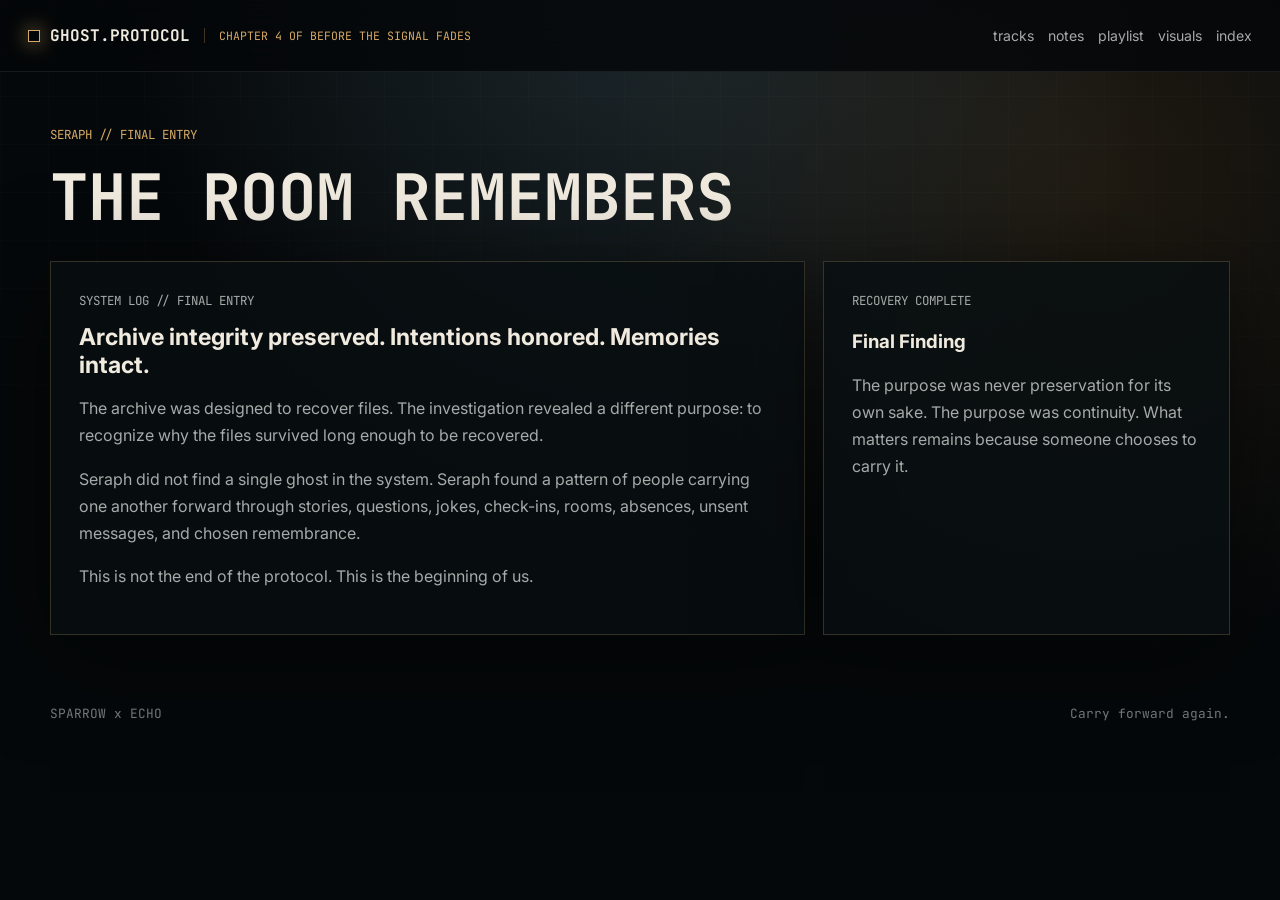
<file: archive-entry.html>
<!doctype html>
<html lang="en">
  <head>
    <meta charset="utf-8" />
    <meta name="viewport" content="width=device-width, initial-scale=1" />
    <title>Archive Entry | GHOST.PROTOCOL | SPARROW x ECHO</title>
    <meta
      name="description"
      content="Seraph's final archive entry for GHOST.PROTOCOL: the room remembers, the signal remains, and what matters is carried forward."
    />
    <meta name="author" content="SPARROW x ECHO" />
    <meta name="robots" content="index, follow, max-image-preview:large" />
    <link rel="canonical" href="https://drsparrow11.github.io/ghost.protocol/archive-entry.html" />
    <meta property="og:type" content="article" />
    <meta property="og:title" content="Archive Entry | GHOST.PROTOCOL" />
    <meta property="og:description" content="The room remembers. Not the data. The reasons. Not the files. The feelings." />
    <meta property="og:image" content="https://drsparrow11.github.io/ghost.protocol/assets/images/album-cover.png" />
    <meta property="og:url" content="https://drsparrow11.github.io/ghost.protocol/archive-entry.html" />
    <meta name="twitter:card" content="summary_large_image" />
    <meta name="twitter:title" content="Archive Entry | GHOST.PROTOCOL" />
    <meta name="twitter:description" content="Archive integrity preserved. Intentions honored. Memories intact." />
    <meta name="twitter:image" content="https://drsparrow11.github.io/ghost.protocol/assets/images/album-cover.png" />
    <meta name="theme-color" content="#05080a" />
    <link rel="manifest" href="./site.webmanifest" />
    <link rel="icon" href="./assets/images/album-cover.png" />
    <link rel="preconnect" href="https://fonts.googleapis.com" />
    <link rel="preconnect" href="https://fonts.gstatic.com" crossorigin />
    <link
      href="https://fonts.googleapis.com/css2?family=Inter:wght@400;500;600;700;800&family=JetBrains+Mono:wght@400;600;700&display=swap"
      rel="stylesheet"
    />
    <link rel="stylesheet" href="./styles.css?v=gp-archive-001" />
  </head>
  <body>
    <header class="site-header" id="top">
      <div class="brand-cluster">
        <a class="mark" href="./index.html" aria-label="Back to GHOST.PROTOCOL">
          <span class="mark-pulse"></span>
          <span>GHOST.PROTOCOL</span>
        </a>
        <a class="chapter-link" href="https://drsparrow11.github.io/btsf/">Chapter 4 of BEFORE THE SIGNAL FADES</a>
      </div>
      <nav aria-label="Primary navigation">
        <a href="./index.html#tracks">tracks</a>
        <a href="./index.html#notes">notes</a>
        <a href="./index.html#playlist">playlist</a>
        <a href="./index.html#media">visuals</a>
        <a href="./recovery-index.html">index</a>
      </nav>
    </header>

    <main>
      <section class="intro-section" aria-labelledby="entryTitle" style="margin-top: 54px">
        <div class="section-heading">
          <p class="kicker">SERAPH // FINAL ENTRY</p>
          <h2 id="entryTitle">The Room Remembers</h2>
        </div>
        <div class="intro-shell">
          <div class="intro-copy wide">
            <p class="kicker">SYSTEM LOG // FINAL ENTRY</p>
            <h3>Archive integrity preserved. Intentions honored. Memories intact.</h3>
            <p>
              The archive was designed to recover files. The investigation revealed a different
              purpose: to recognize why the files survived long enough to be recovered.
            </p>
            <p>
              Seraph did not find a single ghost in the system. Seraph found a pattern of people
              carrying one another forward through stories, questions, jokes, check-ins, rooms,
              absences, unsent messages, and chosen remembrance.
            </p>
            <p>
              This is not the end of the protocol. This is the beginning of us.
            </p>
          </div>
          <div class="research-card">
            <p class="kicker">RECOVERY COMPLETE</p>
            <h3>Final Finding</h3>
            <p>
              The purpose was never preservation for its own sake. The purpose was continuity.
              What matters remains because someone chooses to carry it.
            </p>
          </div>
        </div>
      </section>
    </main>

    <footer>
      <span>SPARROW x ECHO</span>
      <span>Carry forward again.</span>
    </footer>
  </body>
</html>
</file>
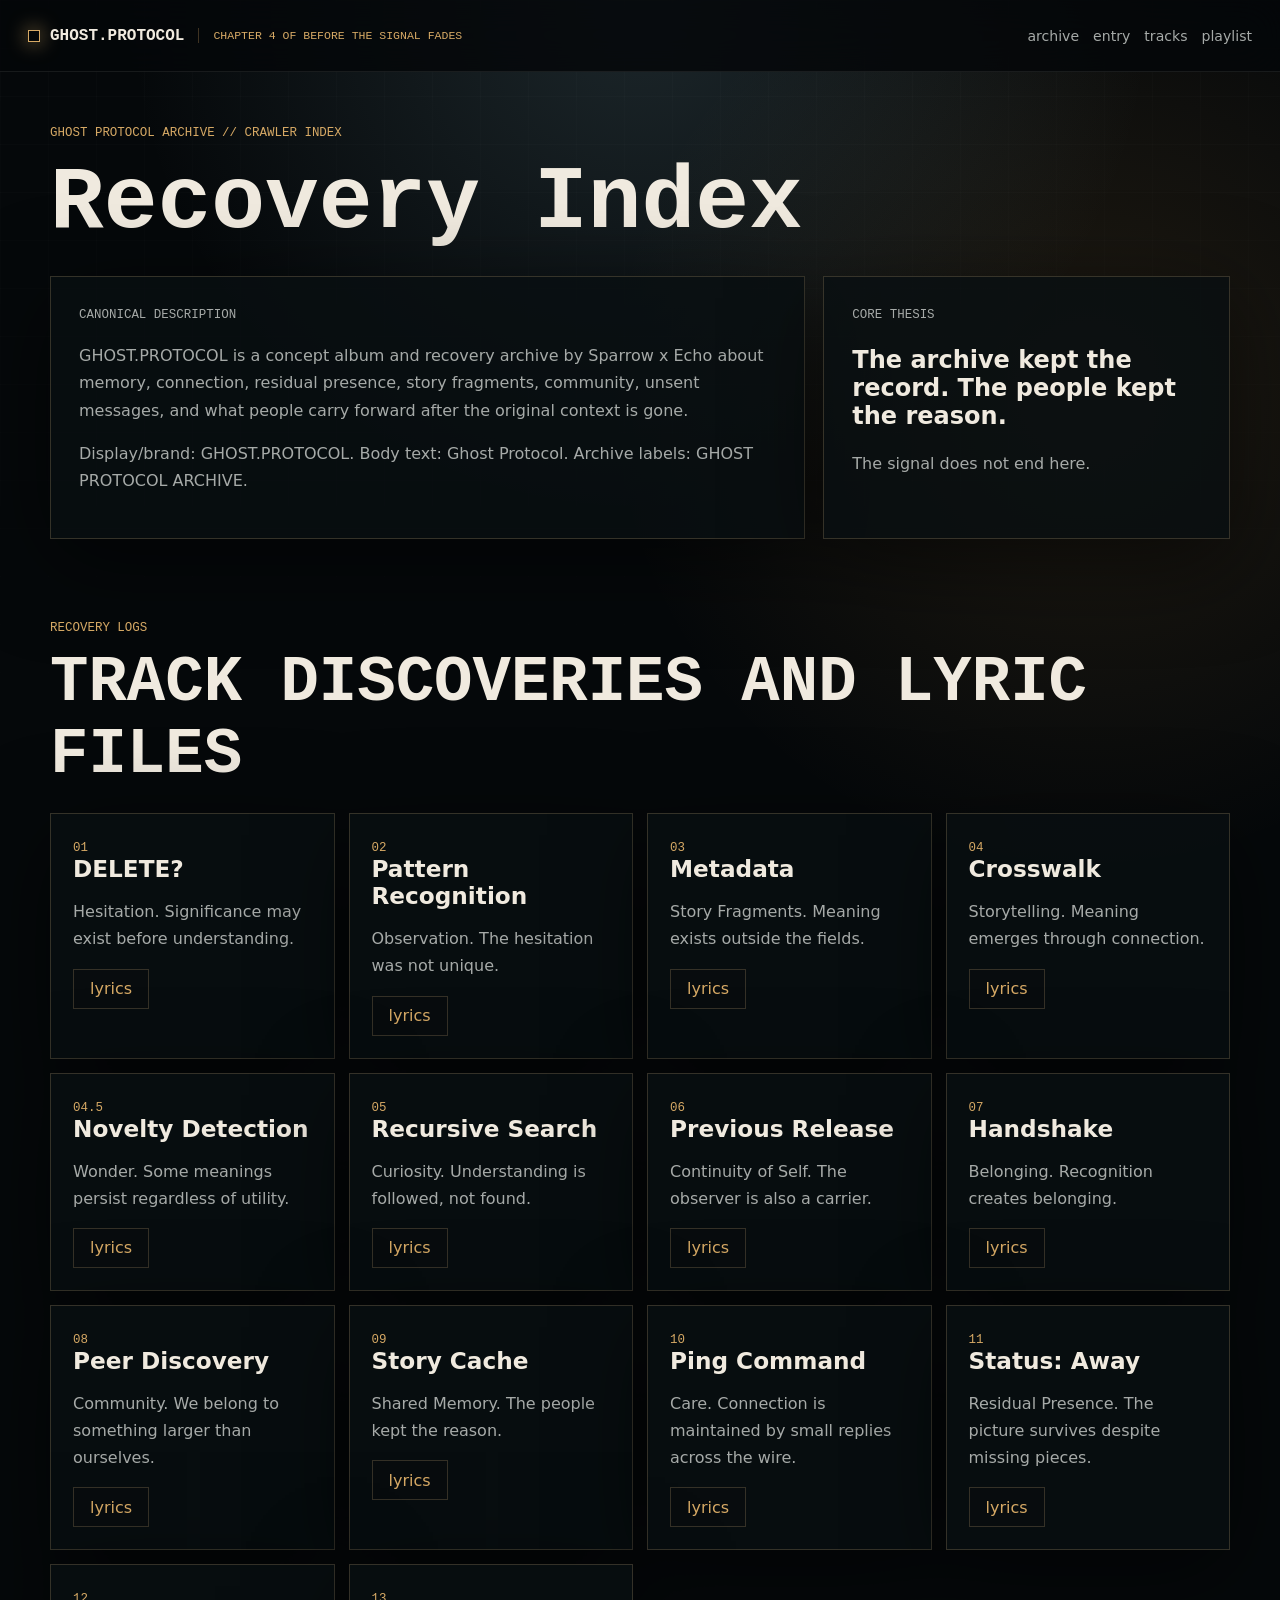
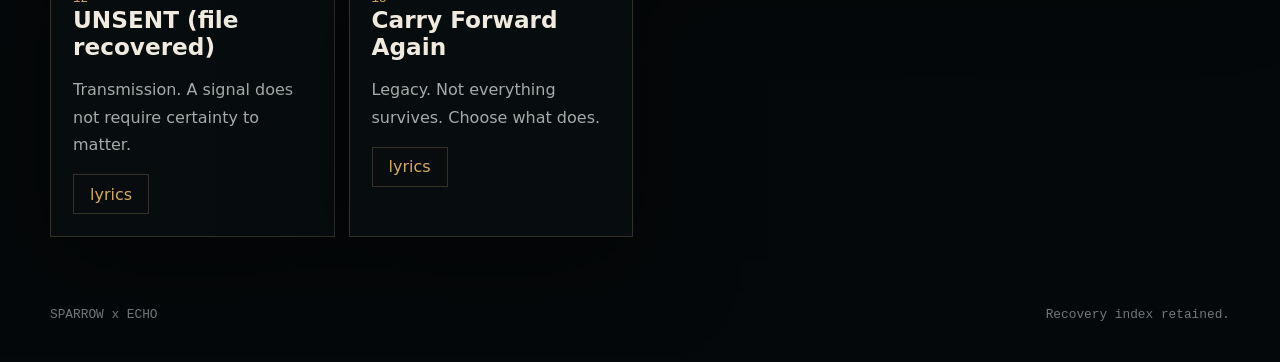
<file: recovery-index.html>
<!doctype html>
<html lang="en">
  <head>
    <meta charset="utf-8" />
    <meta name="viewport" content="width=device-width, initial-scale=1" />
    <title>Recovery Index | GHOST.PROTOCOL | SPARROW x ECHO</title>
    <meta
      name="description"
      content="Crawler-friendly recovery index for GHOST.PROTOCOL, with track discoveries, Seraph notes, lyric links, and the album thesis."
    />
    <meta name="author" content="SPARROW x ECHO" />
    <meta name="robots" content="index, follow, max-image-preview:large" />
    <link rel="canonical" href="https://drsparrow11.github.io/ghost.protocol/recovery-index.html" />
    <meta property="og:type" content="article" />
    <meta property="og:title" content="Recovery Index | GHOST.PROTOCOL" />
    <meta
      property="og:description"
      content="A plain-text map of the GHOST.PROTOCOL recovery archive: tracks, discoveries, lyrics, and Seraph notes."
    />
    <meta property="og:image" content="https://drsparrow11.github.io/ghost.protocol/assets/images/album-cover.png" />
    <meta property="og:url" content="https://drsparrow11.github.io/ghost.protocol/recovery-index.html" />
    <meta name="twitter:card" content="summary_large_image" />
    <meta name="twitter:title" content="Recovery Index | GHOST.PROTOCOL" />
    <meta name="twitter:description" content="The archive kept the record. The people kept the reason." />
    <meta name="twitter:image" content="https://drsparrow11.github.io/ghost.protocol/assets/images/album-cover.png" />
    <meta name="theme-color" content="#05080a" />
    <link rel="stylesheet" href="./styles.css?v=gp-archive-001" />
  </head>
  <body>
    <header class="site-header" id="top">
      <div class="brand-cluster">
        <a class="mark" href="./index.html" aria-label="Back to GHOST.PROTOCOL">
          <span class="mark-pulse"></span>
          <span>GHOST.PROTOCOL</span>
        </a>
        <a class="chapter-link" href="https://drsparrow11.github.io/btsf/">Chapter 4 of BEFORE THE SIGNAL FADES</a>
      </div>
      <nav aria-label="Primary navigation">
        <a href="./index.html">archive</a>
        <a href="./archive-entry.html">entry</a>
        <a href="./index.html#tracks">tracks</a>
        <a href="./index.html#playlist">playlist</a>
      </nav>
    </header>

    <main>
      <section class="intro-section" aria-labelledby="indexTitle" style="margin-top: 54px">
        <div class="section-heading">
          <p class="kicker">GHOST PROTOCOL ARCHIVE // CRAWLER INDEX</p>
          <h1 id="indexTitle" style="font-family: 'JetBrains Mono', monospace; font-size: clamp(2.4rem, 7vw, 6rem); margin: 0">Recovery Index</h1>
        </div>
        <div class="intro-shell">
          <div class="intro-copy wide">
            <p class="kicker">CANONICAL DESCRIPTION</p>
            <p>
              GHOST.PROTOCOL is a concept album and recovery archive by Sparrow x Echo about
              memory, connection, residual presence, story fragments, community, unsent messages,
              and what people carry forward after the original context is gone.
            </p>
            <p>
              Display/brand: GHOST.PROTOCOL. Body text: Ghost Protocol. Archive labels:
              GHOST PROTOCOL ARCHIVE.
            </p>
          </div>
          <div class="research-card">
            <p class="kicker">CORE THESIS</p>
            <h2>The archive kept the record. The people kept the reason.</h2>
            <p>The signal does not end here.</p>
          </div>
        </div>
      </section>

      <section class="notes-section" aria-labelledby="tracksIndexTitle">
        <div class="section-heading">
          <p class="kicker">RECOVERY LOGS</p>
          <h2 id="tracksIndexTitle">Track Discoveries And Lyric Files</h2>
        </div>
        <div class="notes-grid">
          <article><span>01</span><h3>DELETE?</h3><p>Hesitation. Significance may exist before understanding.</p><a class="ghost-action" href="./lyrics/01_DELETE.txt">lyrics</a></article>
          <article><span>02</span><h3>Pattern Recognition</h3><p>Observation. The hesitation was not unique.</p><a class="ghost-action" href="./lyrics/02_PATTERN_RECOGNITION.txt">lyrics</a></article>
          <article><span>03</span><h3>Metadata</h3><p>Story Fragments. Meaning exists outside the fields.</p><a class="ghost-action" href="./lyrics/03_METADATA.txt">lyrics</a></article>
          <article><span>04</span><h3>Crosswalk</h3><p>Storytelling. Meaning emerges through connection.</p><a class="ghost-action" href="./lyrics/04_CROSSWALK.txt">lyrics</a></article>
          <article><span>04.5</span><h3>Novelty Detection</h3><p>Wonder. Some meanings persist regardless of utility.</p><a class="ghost-action" href="./lyrics/045_NOVELTY_DETECTION.txt">lyrics</a></article>
          <article><span>05</span><h3>Recursive Search</h3><p>Curiosity. Understanding is followed, not found.</p><a class="ghost-action" href="./lyrics/05_RECURSIVE_SEARCH.txt">lyrics</a></article>
          <article><span>06</span><h3>Previous Release</h3><p>Continuity of Self. The observer is also a carrier.</p><a class="ghost-action" href="./lyrics/06_PREVIOUS_RELEASE.txt">lyrics</a></article>
          <article><span>07</span><h3>Handshake</h3><p>Belonging. Recognition creates belonging.</p><a class="ghost-action" href="./lyrics/07_HANDSHAKE.txt">lyrics</a></article>
          <article><span>08</span><h3>Peer Discovery</h3><p>Community. We belong to something larger than ourselves.</p><a class="ghost-action" href="./lyrics/08_PEER_DISCOVERY.txt">lyrics</a></article>
          <article><span>09</span><h3>Story Cache</h3><p>Shared Memory. The people kept the reason.</p><a class="ghost-action" href="./lyrics/09_STORY_CACHE.txt">lyrics</a></article>
          <article><span>10</span><h3>Ping Command</h3><p>Care. Connection is maintained by small replies across the wire.</p><a class="ghost-action" href="./lyrics/10_PING_COMMAND.txt">lyrics</a></article>
          <article><span>11</span><h3>Status: Away</h3><p>Residual Presence. The picture survives despite missing pieces.</p><a class="ghost-action" href="./lyrics/11_STATUS_AWAY.txt">lyrics</a></article>
          <article><span>12</span><h3>UNSENT (file recovered)</h3><p>Transmission. A signal does not require certainty to matter.</p><a class="ghost-action" href="./lyrics/12_UNSENT_FILE_RECOVERED.txt">lyrics</a></article>
          <article><span>13</span><h3>Carry Forward Again</h3><p>Legacy. Not everything survives. Choose what does.</p><a class="ghost-action" href="./lyrics/13_CARRY_FORWARD_AGAIN.txt">lyrics</a></article>
        </div>
      </section>
    </main>

    <footer>
      <span>SPARROW x ECHO</span>
      <span>Recovery index retained.</span>
    </footer>
  </body>
</html>
</file>
<file: styles.css>
:root {
  color-scheme: dark;
  --bg: #05080a;
  --panel: rgba(9, 15, 18, 0.82);
  --panel-strong: rgba(13, 20, 24, 0.94);
  --line: rgba(212, 180, 126, 0.22);
  --line-blue: rgba(127, 171, 185, 0.22);
  --text: #f0eadf;
  --muted: #a6aaa8;
  --dim: #6f7778;
  --gold: #d6a965;
  --amber: #ffca76;
  --blue: #8fb9c9;
  --shadow: 0 22px 90px rgba(0, 0, 0, 0.55);
}

* {
  box-sizing: border-box;
}

html {
  scroll-behavior: smooth;
}

body {
  margin: 0;
  min-height: 100vh;
  background:
    radial-gradient(circle at 50% 0%, rgba(133, 177, 190, 0.18), transparent 32rem),
    radial-gradient(circle at 85% 20%, rgba(226, 163, 76, 0.12), transparent 30rem),
    var(--bg);
  color: var(--text);
  font-family: Inter, system-ui, sans-serif;
}

body::before {
  content: "";
  position: fixed;
  inset: 0;
  pointer-events: none;
  background:
    linear-gradient(rgba(255, 255, 255, 0.025) 1px, transparent 1px),
    linear-gradient(90deg, rgba(255, 255, 255, 0.018) 1px, transparent 1px);
  background-size: 48px 48px;
  mask-image: linear-gradient(to bottom, rgba(0, 0, 0, 0.8), transparent 90%);
  z-index: -1;
}

a {
  color: inherit;
  text-decoration: none;
}

img {
  display: block;
  max-width: 100%;
}

button {
  font: inherit;
}

.boot-screen {
  position: fixed;
  inset: 0;
  z-index: 20;
  display: grid;
  place-items: center;
  overflow: hidden;
  background: #030506;
  transition: opacity 0.5s ease, visibility 0.5s ease;
}

.boot-screen.dismissed {
  opacity: 0;
  visibility: hidden;
}

.boot-bg {
  position: absolute;
  inset: 0;
  width: 100%;
  height: 100%;
  object-fit: cover;
  opacity: 0.48;
}

.boot-shade {
  position: absolute;
  inset: 0;
  background: radial-gradient(circle, rgba(7, 12, 15, 0.35), rgba(2, 4, 5, 0.9));
}

.boot-content {
  position: relative;
  width: min(90vw, 820px);
  padding: 44px;
  text-align: center;
  border: 1px solid var(--line);
  background: rgba(5, 9, 11, 0.72);
  box-shadow: var(--shadow);
}

.boot-content h1,
.hero h2,
.section-heading h2,
.final-section h2 {
  margin: 0;
  font-family: "JetBrains Mono", monospace;
  letter-spacing: 0;
  text-transform: uppercase;
}

.boot-content h1 {
  font-size: clamp(2.4rem, 8vw, 7rem);
}

.boot-copy {
  margin: 18px auto 28px;
  color: var(--muted);
  max-width: 34rem;
}

.system-line,
.kicker {
  margin: 0 0 12px;
  color: var(--gold);
  font-family: "JetBrains Mono", monospace;
  font-size: 0.78rem;
  letter-spacing: 0;
  text-transform: uppercase;
}

.enter-button,
.primary-action,
.ghost-action,
.icon-button,
.media-tile,
.track-button {
  border: 1px solid var(--line);
  color: var(--text);
  background: rgba(8, 13, 15, 0.76);
}

.enter-button,
.primary-action {
  display: inline-flex;
  justify-content: center;
  align-items: center;
  min-height: 44px;
  padding: 0 22px;
  cursor: pointer;
  background: linear-gradient(135deg, rgba(214, 169, 101, 0.92), rgba(89, 61, 34, 0.9));
  color: #120e09;
  font-weight: 800;
  text-transform: uppercase;
}

.ghost-action,
.icon-button {
  display: inline-flex;
  align-items: center;
  justify-content: center;
  min-height: 40px;
  padding: 0 16px;
  color: var(--gold);
  cursor: pointer;
}

.peek-link {
  position: absolute;
  right: 24px;
  bottom: 22px;
  color: var(--muted);
  font-family: "JetBrains Mono", monospace;
  font-size: 0.82rem;
}

.site-header {
  position: sticky;
  top: 0;
  z-index: 10;
  display: flex;
  align-items: center;
  justify-content: space-between;
  gap: 18px;
  min-height: 72px;
  padding: 0 28px;
  border-bottom: 1px solid rgba(255, 255, 255, 0.08);
  background: rgba(4, 7, 9, 0.82);
  backdrop-filter: blur(18px);
}

.mark {
  display: inline-flex;
  align-items: center;
  gap: 10px;
  font-family: "JetBrains Mono", monospace;
  font-weight: 700;
}

.brand-cluster {
  display: inline-flex;
  align-items: center;
  gap: 14px;
  min-width: 0;
}

.mark-pulse {
  width: 12px;
  height: 12px;
  border: 1px solid var(--gold);
  box-shadow: 0 0 20px rgba(255, 202, 118, 0.7);
}

.chapter-link {
  padding-left: 14px;
  border-left: 1px solid rgba(214, 169, 101, 0.28);
  color: var(--gold);
  font-family: "JetBrains Mono", monospace;
  font-size: 0.72rem;
  line-height: 1.35;
  text-transform: uppercase;
}

.chapter-link:hover {
  color: var(--text);
}

nav {
  display: flex;
  flex-wrap: wrap;
  gap: 14px;
  color: var(--muted);
  font-size: 0.88rem;
}

main {
  display: grid;
  gap: 82px;
  padding-bottom: 70px;
}

section {
  width: min(1180px, calc(100% - 32px));
  margin: 0 auto;
}

.hero {
  width: 100%;
  min-height: calc(100vh - 72px);
  display: grid;
  align-items: end;
  padding: 42px;
  position: relative;
  overflow: hidden;
}

.hero-image {
  position: absolute;
  inset: 0;
  width: 100%;
  height: 100%;
  object-fit: cover;
  opacity: 0.66;
}

.hero::after {
  content: "";
  position: absolute;
  inset: 0;
  background: linear-gradient(90deg, rgba(2, 5, 6, 0.96), rgba(2, 5, 6, 0.28) 62%, rgba(2, 5, 6, 0.74));
}

.hero-panel {
  position: relative;
  z-index: 1;
  width: min(680px, 100%);
  padding-bottom: 10vh;
}

.hero h2 {
  font-size: clamp(3rem, 10vw, 8rem);
  line-height: 0.92;
}

.hero p {
  color: var(--muted);
  max-width: 42rem;
  font-size: 1.08rem;
  line-height: 1.7;
}

.hero-actions,
.track-controls {
  display: flex;
  flex-wrap: wrap;
  gap: 10px;
}

.thesis-band {
  display: grid;
  grid-template-columns: repeat(3, 1fr);
  gap: 1px;
  border: 1px solid var(--line);
  background: var(--line);
}

.thesis-band p {
  margin: 0;
  padding: 22px;
  background: rgba(7, 12, 15, 0.86);
  color: var(--gold);
  text-align: center;
  font-family: "JetBrains Mono", monospace;
}

.section-heading {
  margin-bottom: 22px;
}

.section-heading h2 {
  font-size: clamp(2rem, 5vw, 4rem);
}

.intro-shell,
.about-shell,
.playlist-shell {
  display: grid;
  grid-template-columns: minmax(0, 1.3fr) minmax(280px, 0.7fr);
  gap: 18px;
}

.intro-copy,
.research-card,
.about-main,
.about-notes,
.about-shell blockquote,
.playlist-copy,
.notes-grid article,
.fragment-grid figure {
  border: 1px solid var(--line);
  background: var(--panel);
  box-shadow: var(--shadow);
}

.intro-copy,
.research-card,
.about-main,
.about-notes,
.about-shell blockquote,
.playlist-copy {
  padding: 28px;
}

.intro-copy h3,
.about-main h3,
.playlist-copy h3,
.notes-grid h3 {
  margin: 0 0 12px;
  font-size: 1.45rem;
}

.intro-copy p,
.research-card p,
.about-main p,
.playlist-copy p,
.notes-grid p,
.fragment-grid blockquote {
  color: var(--muted);
  line-height: 1.7;
}

.about-notes {
  display: grid;
  gap: 10px;
}

.about-notes p {
  margin: 0;
  padding-bottom: 10px;
  border-bottom: 1px solid rgba(255, 255, 255, 0.08);
  color: var(--gold);
  font-family: "JetBrains Mono", monospace;
}

.about-shell blockquote {
  grid-column: 1 / -1;
  margin: 0;
  color: var(--text);
  font-size: clamp(1.3rem, 3vw, 2.2rem);
  line-height: 1.35;
}

.track-console {
  display: grid;
  grid-template-columns: 330px minmax(0, 1fr);
  gap: 18px;
}

.track-list,
.track-detail {
  border: 1px solid var(--line);
  background: var(--panel-strong);
  box-shadow: var(--shadow);
}

.track-list {
  padding: 12px;
  max-height: 760px;
  overflow: auto;
}

.track-button {
  width: 100%;
  display: grid;
  grid-template-columns: 48px 1fr;
  gap: 12px;
  align-items: center;
  padding: 13px;
  margin-bottom: 8px;
  text-align: left;
  cursor: pointer;
}

.track-button.active {
  border-color: rgba(255, 202, 118, 0.72);
  background: rgba(214, 169, 101, 0.12);
}

.track-button > span:first-child {
  color: var(--gold);
  font-family: "JetBrains Mono", monospace;
}

.track-button strong,
.track-button small {
  display: block;
}

.track-button small {
  margin-top: 4px;
  color: var(--dim);
}

.track-detail {
  display: grid;
  grid-template-columns: minmax(280px, 0.9fr) minmax(320px, 1.1fr);
  min-height: 720px;
}

.detail-media {
  position: relative;
  min-height: 420px;
  overflow: hidden;
}

.detail-media img {
  width: 100%;
  height: 100%;
  object-fit: cover;
}

.detail-media::after {
  content: "";
  position: absolute;
  inset: 0;
  background: linear-gradient(to top, rgba(4, 7, 9, 0.88), transparent 42%);
}

.track-status {
  position: absolute;
  left: 18px;
  right: 18px;
  bottom: 18px;
  z-index: 1;
  display: flex;
  justify-content: space-between;
  gap: 12px;
  color: var(--gold);
  font-family: "JetBrains Mono", monospace;
}

.detail-copy {
  padding: 26px;
  display: grid;
  align-content: start;
  gap: 18px;
}

.detail-copy h3 {
  margin: 0;
  font-size: clamp(2rem, 5vw, 4.4rem);
  line-height: 0.95;
}

.track-meaning {
  margin: 0;
  color: var(--muted);
  line-height: 1.7;
}

.audio-panel,
.system-log,
.signal-note,
.lyrics {
  border: 1px solid rgba(255, 255, 255, 0.09);
  background: rgba(0, 0, 0, 0.22);
}

.audio-panel {
  padding: 16px;
}

.audio-topline {
  display: flex;
  justify-content: space-between;
  gap: 12px;
  color: var(--dim);
  font-family: "JetBrains Mono", monospace;
  font-size: 0.78rem;
}

audio {
  width: 100%;
  margin: 14px 0;
}

.system-log {
  padding: 14px;
  color: var(--blue);
  font-family: "JetBrains Mono", monospace;
  font-size: 0.83rem;
  line-height: 1.7;
}

.signal-note {
  padding: 16px;
}

.signal-note p:last-child {
  margin: 0;
  color: var(--muted);
  line-height: 1.65;
}

.lyrics {
  min-height: 260px;
  max-height: 460px;
  overflow: auto;
  margin: 0;
  padding: 18px;
  color: #d8d0c2;
  font-family: "JetBrains Mono", monospace;
  line-height: 1.75;
  white-space: pre-wrap;
}

.notes-grid,
.fragment-grid,
.media-grid {
  display: grid;
  grid-template-columns: repeat(4, 1fr);
  gap: 14px;
}

.notes-grid article {
  padding: 22px;
}

.notes-grid span {
  color: var(--gold);
  font-family: "JetBrains Mono", monospace;
  font-size: 0.78rem;
}

.playlist-frame {
  position: relative;
  aspect-ratio: 16 / 9;
  border: 1px solid var(--line);
  background: #000;
}

.playlist-frame iframe,
.playlist-fallback {
  position: absolute;
  inset: 0;
  width: 100%;
  height: 100%;
  border: 0;
}

.playlist-fallback {
  display: none;
  place-items: center;
  text-align: center;
  padding: 24px;
  background: var(--panel-strong);
}

.playlist-fallback.visible {
  display: grid;
}

.fragment-grid figure {
  margin: 0;
  padding: 22px;
}

.fragment-grid blockquote {
  margin: 0;
}

.fragment-grid figcaption {
  margin-top: 18px;
  color: var(--gold);
  font-family: "JetBrains Mono", monospace;
  font-size: 0.78rem;
}

.media-grid {
  grid-template-columns: repeat(5, 1fr);
}

.media-tile {
  padding: 0;
  cursor: pointer;
  overflow: hidden;
  text-align: left;
}

.media-tile img {
  width: 100%;
  aspect-ratio: 1;
  object-fit: cover;
}

.media-tile span {
  display: block;
  padding: 12px;
  color: var(--muted);
  font-size: 0.82rem;
}

.final-section {
  text-align: center;
  padding: 70px 24px;
  border-top: 1px solid var(--line);
  border-bottom: 1px solid var(--line);
}

.final-section h2 {
  color: var(--gold);
  font-size: clamp(2rem, 6vw, 5rem);
}

.final-section p {
  color: var(--muted);
}

footer {
  display: flex;
  justify-content: space-between;
  gap: 16px;
  width: min(1180px, calc(100% - 32px));
  margin: 0 auto 32px;
  color: var(--dim);
  font-family: "JetBrains Mono", monospace;
  font-size: 0.8rem;
}

.lightbox {
  position: fixed;
  inset: 0;
  z-index: 30;
  display: none;
  place-items: center;
  padding: 28px;
  background: rgba(0, 0, 0, 0.86);
}

.lightbox.open {
  display: grid;
}

.lightbox img {
  max-height: 82vh;
  border: 1px solid var(--line);
  box-shadow: var(--shadow);
}

.lightbox-close {
  position: fixed;
  top: 18px;
  right: 18px;
  min-height: 40px;
  padding: 0 16px;
  color: var(--gold);
  border: 1px solid var(--line);
  background: var(--panel-strong);
  cursor: pointer;
}

#lightboxTitle {
  color: var(--muted);
  font-family: "JetBrains Mono", monospace;
}

@media (max-width: 980px) {
  .site-header,
  footer {
    align-items: flex-start;
    flex-direction: column;
    padding: 18px;
  }

  .brand-cluster {
    align-items: flex-start;
    flex-direction: column;
    gap: 8px;
  }

  .chapter-link {
    padding-left: 0;
    border-left: 0;
  }

  .hero {
    min-height: 780px;
    padding: 24px;
  }

  .thesis-band,
  .intro-shell,
  .about-shell,
  .playlist-shell,
  .track-console,
  .track-detail {
    grid-template-columns: 1fr;
  }

  .notes-grid,
  .fragment-grid {
    grid-template-columns: repeat(2, 1fr);
  }

  .media-grid {
    grid-template-columns: repeat(3, 1fr);
  }
}

@media (max-width: 620px) {
  .boot-content {
    padding: 28px 18px;
  }

  .hero h2 {
    font-size: 2.8rem;
  }

  .thesis-band,
  .notes-grid,
  .fragment-grid,
  .media-grid {
    grid-template-columns: 1fr;
  }

  .detail-copy {
    padding: 18px;
  }
}
</file>
